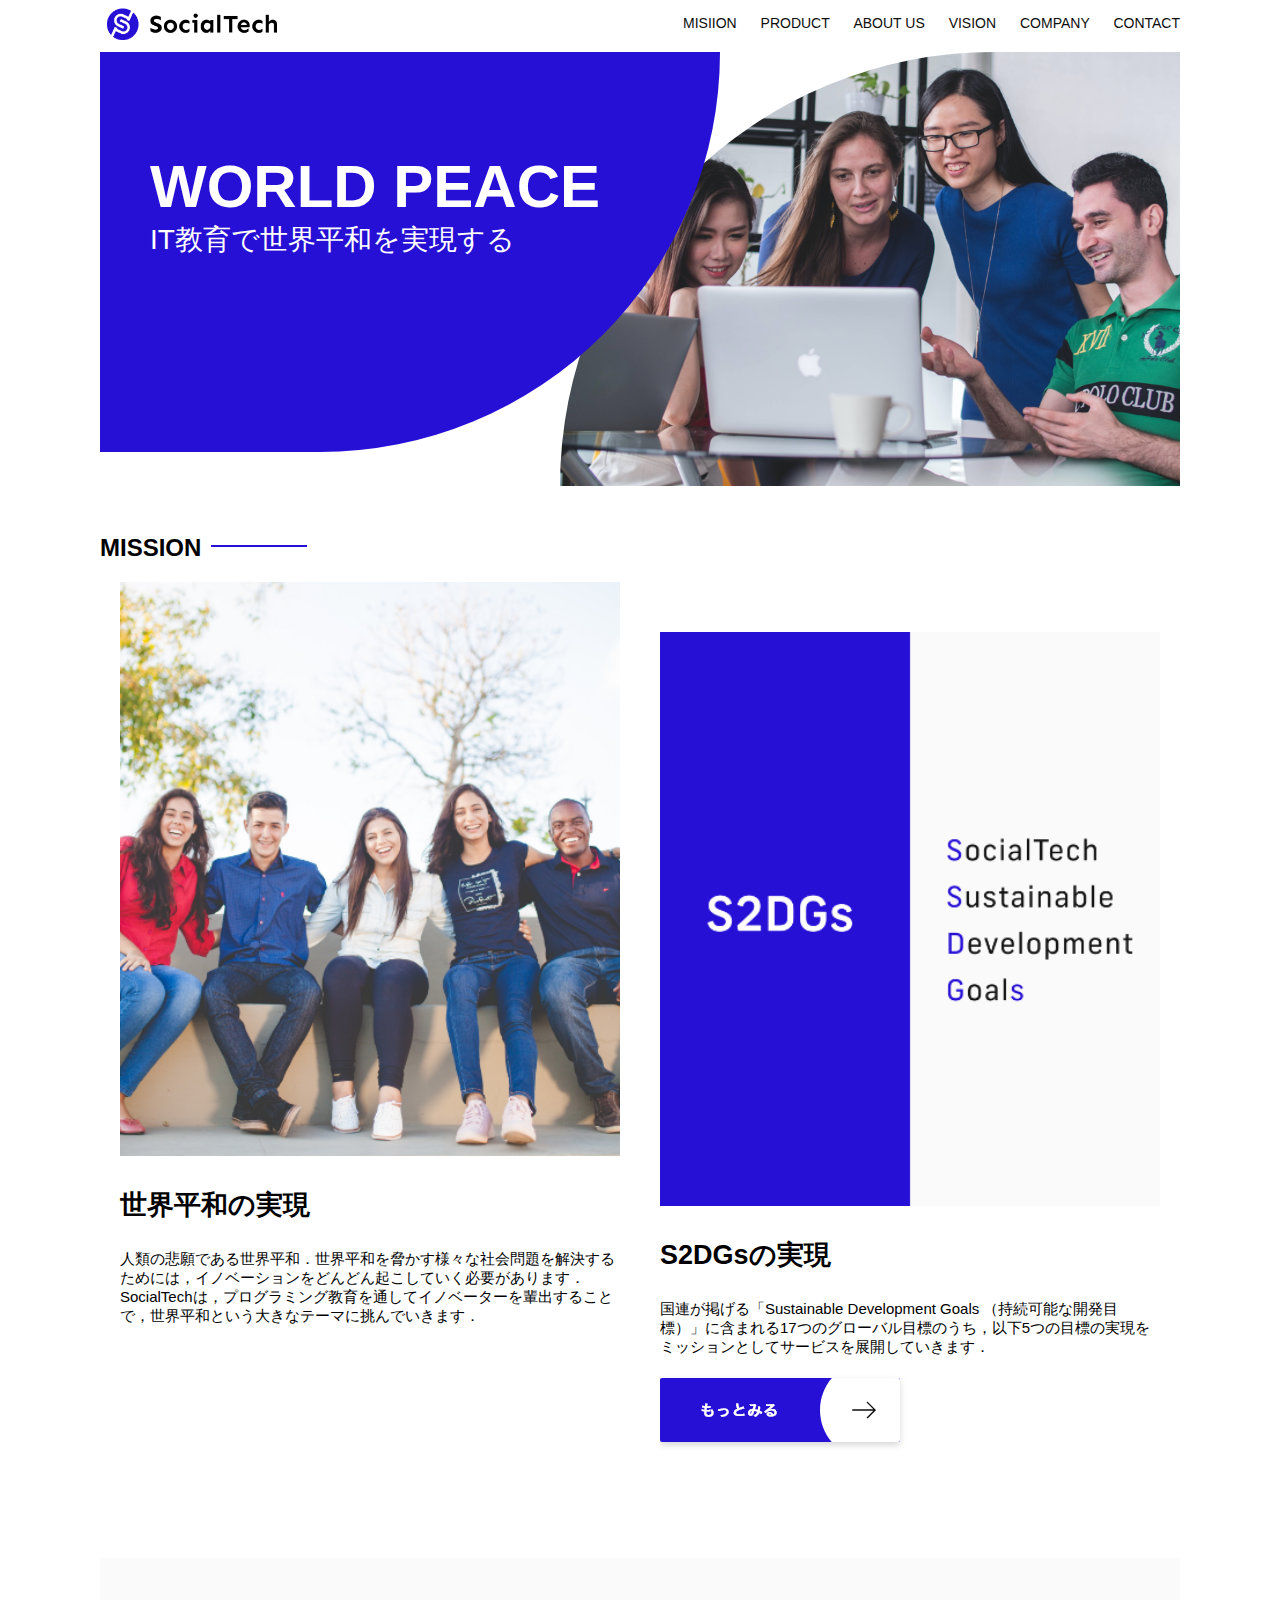
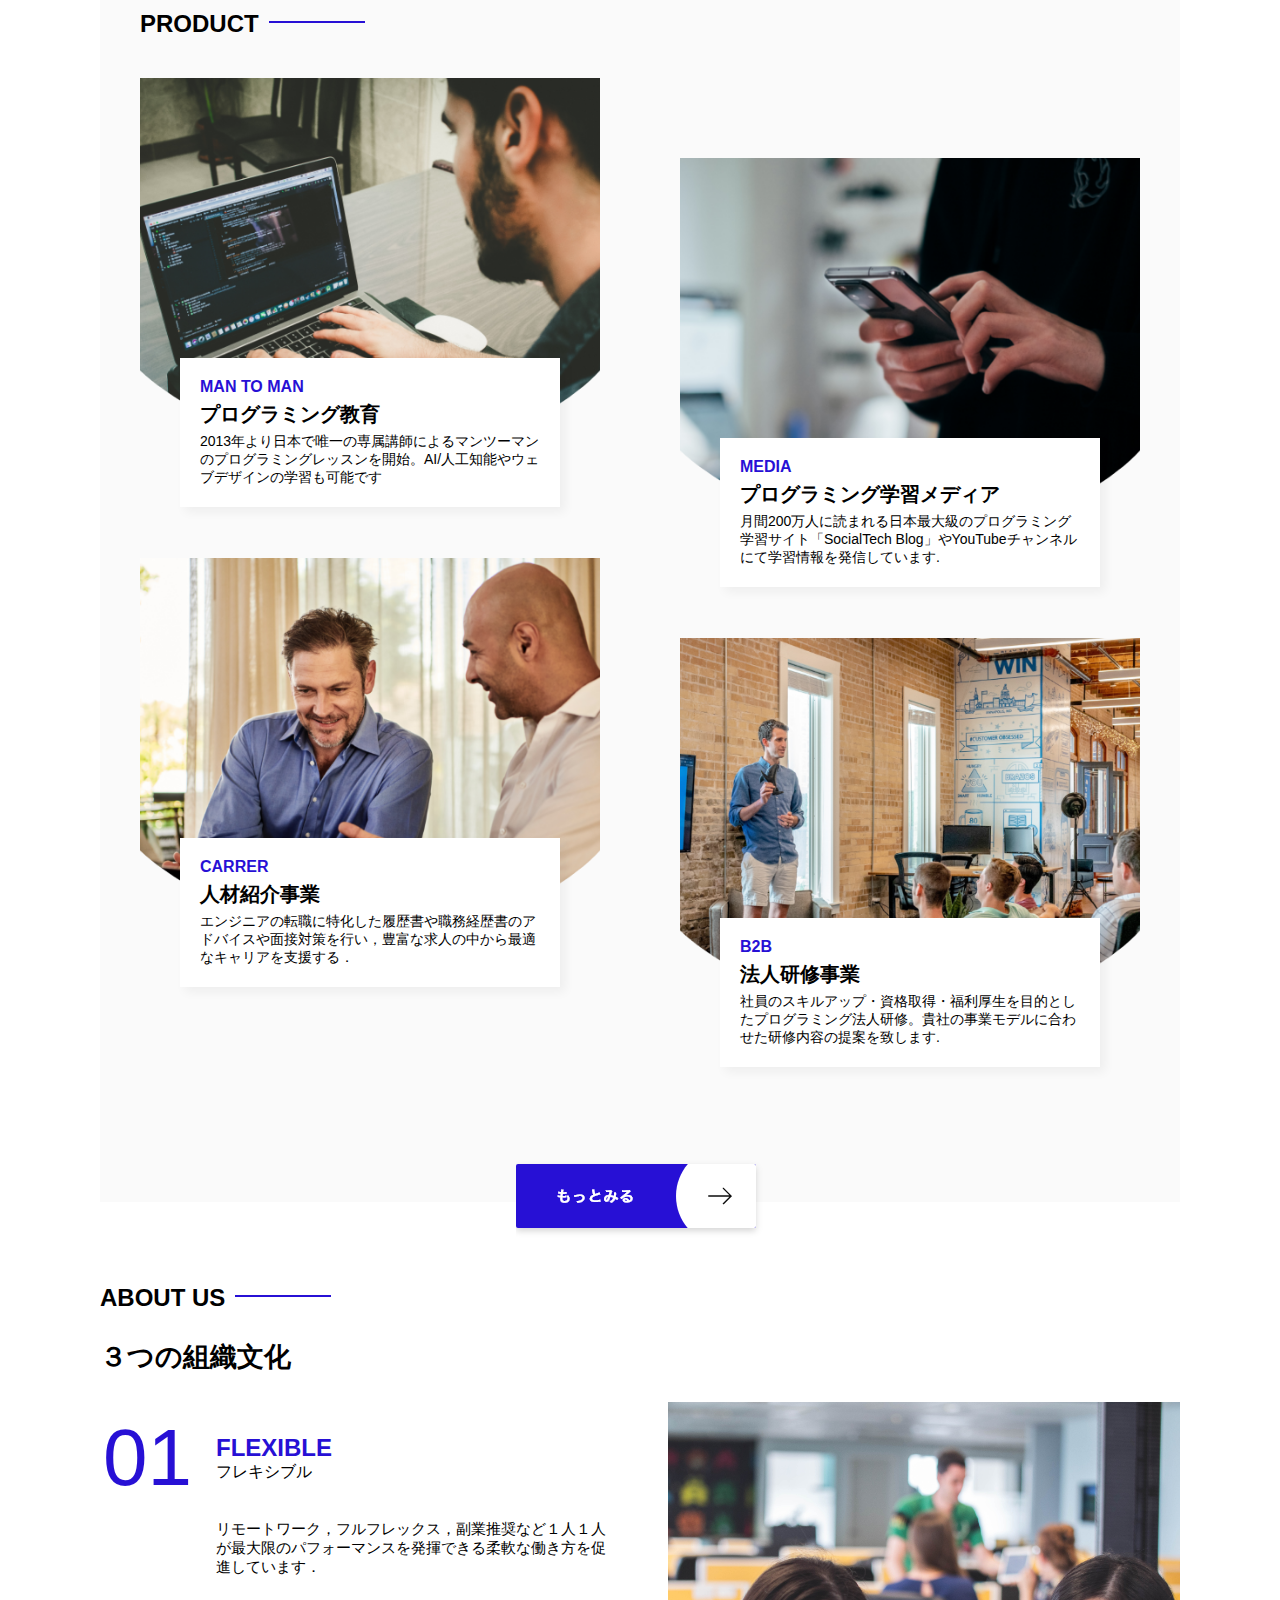
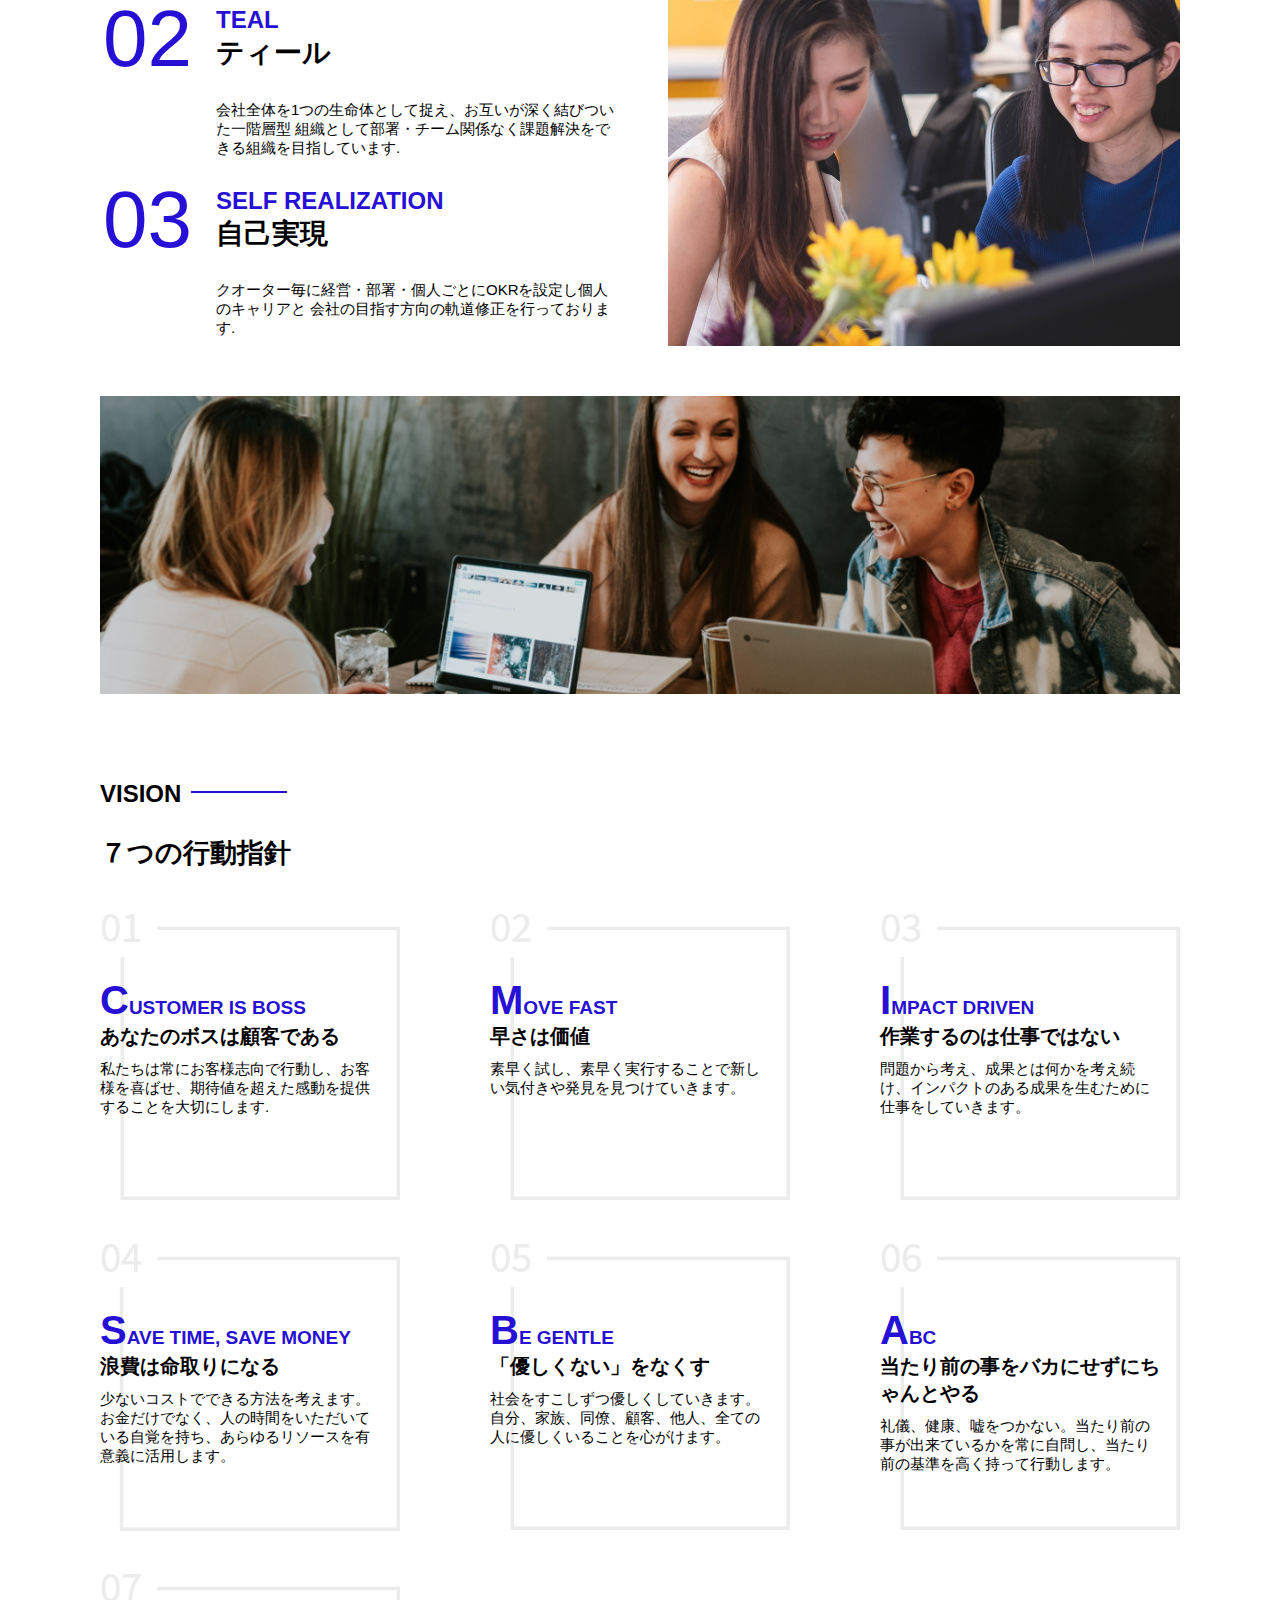
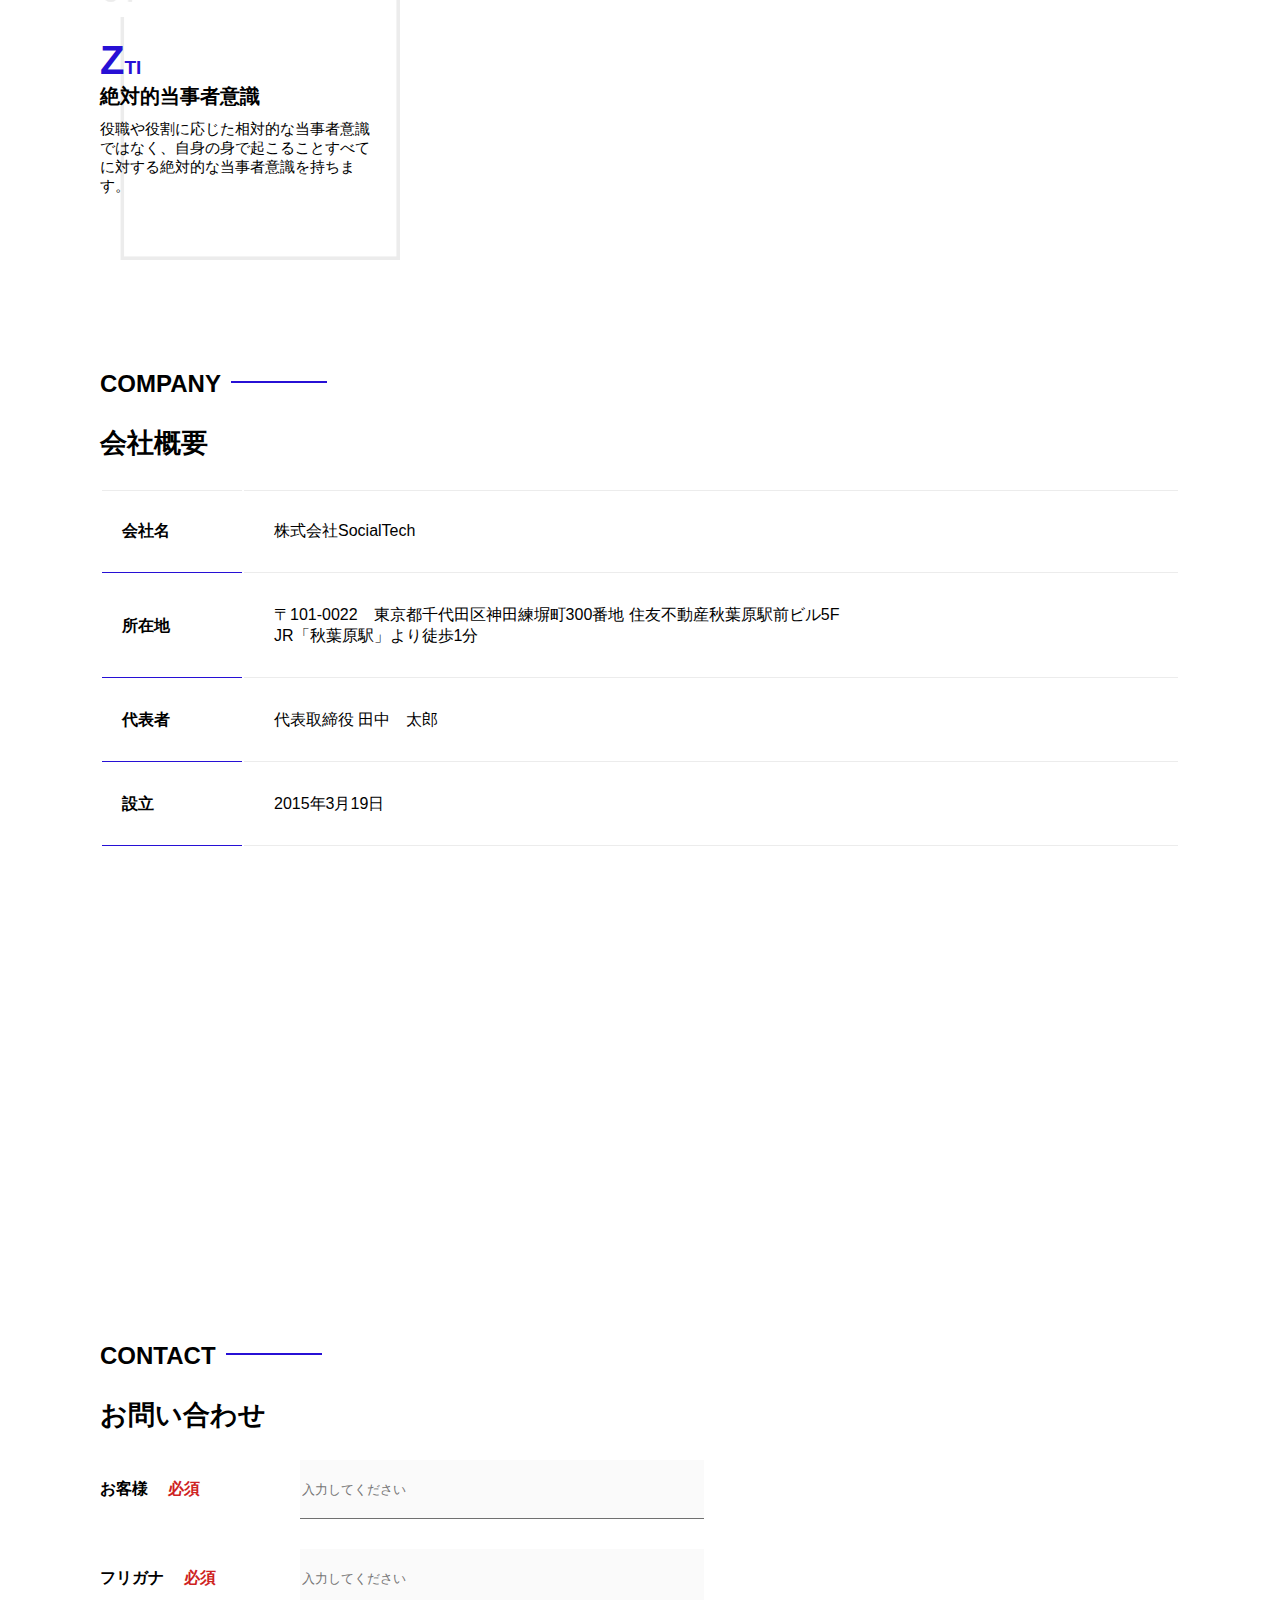
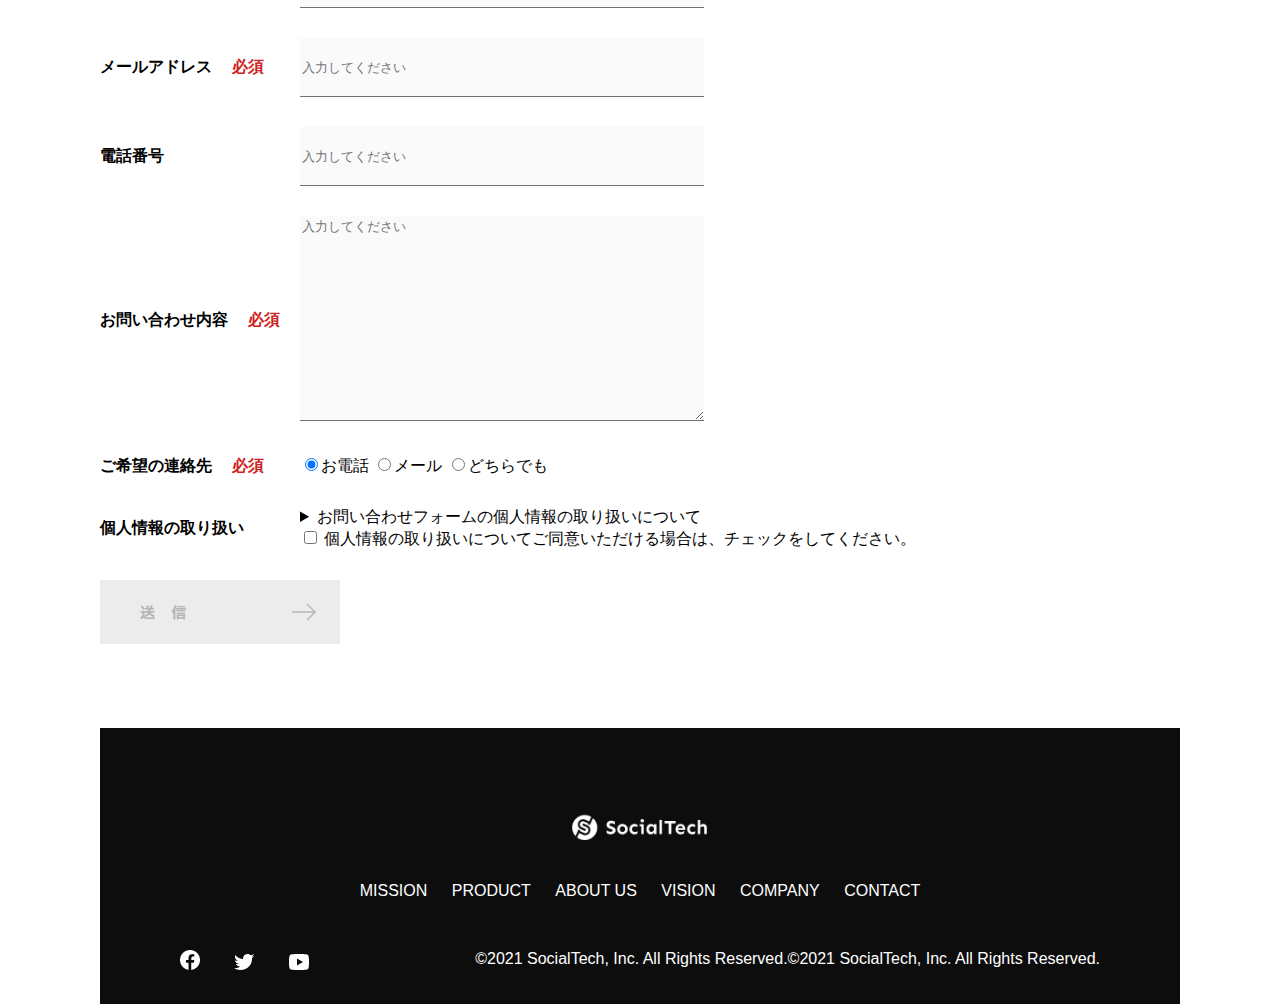
<file: socialtech/index.html>
<!DOCTYPE html>
<html>

<head>
    <title>SocialTech</title>
    <meta charset="UTF-8">
    <meta name="description" content="SocialTechはEdTech業界のリーディングカンパニーを目指します．">
    <meta name="viewport" content="width=device-width, initial-scale=1.0">
    <link rel="stylesheet" href="style.css">
</head>

<body>
    <header>
        <a href="index.html" id="logo"><img src="images/logo.png" alt="トップページに戻る"></a>

        <nav id="nav-pc">
            <a href="mission.html">MISIION</a>
            <a href="product.html">PRODUCT</a>
            <a href="index.html#aboutus">ABOUT US</a>
            <a href="index.html#vision">VISION</a>
            <a href="index.html#company">COMPANY</a>
            <a href="index.html#contact">CONTACT</a>
        </nav>

        <img id="menu-sp" src="images/button-menu.png" alt="ナビゲーションを開く"
            onclick="document.getElementById('nav-sp').style.display = 'block'">

        <nav id="nav-sp">
            <img id="close" src="images/button-close.png" alt="ナビげーションを閉じる"
                onclick="document.getElementById('nav-sp').style.display = 'none'">
            <a id="logo-sp" href="index.html" onclick="document.getElementById('nav-sp').style.display = 'none'"><img
                    src="images/logo-sp.png" alt="トップページに戻る"></a>
            <a class="menu" href="mission.html"
                onclick="document.getElementById('nav-sp').style.display = 'none'">MISSION</a>
            <a class="menu" href="product.html"
                onclick="document.getElementById('nav-sp').style.display = 'none'">PRODUCT</a>
            <a class="menu" href="index.html#aboutus"
                onclick="document.getElementById('nav-sp').style.display = 'none'">ABOUT
                US</a>
            <a class="menu" href="index.html#vision"
                onclick="document.getElementById('nav-sp').style.display = 'none'">VISION</a>
            <a class="menu" href="index.html#company"
                onclick="document.getElementById('nav-sp').style.display = 'none'">COMPANY</a>
            <a class="menu" href="index.html#contact"
                onclick="document.getElementById('nav-sp').style.display = 'none'">CONTACT</a>
            <div id="sns">
                <a href="https://www.facebook.com/sejuku2013"><img src="images/button-facebook.png"
                        alt="Facebookのリンク"></a>
                <a href="https://twitter.com/samuraijuku"><img src="images/button-twitter.png" alt="Twitterのリンク"></a>
                <a href="https://www.youtube.com/channel/UCCFOQO5aDK0xXam4cUQXT8g"><img src="images/button-youtube.png"
                        alt="YouTubeのリンク"></a>
            </div>
        </nav>
    </header>
    <main>
        <article>
            <section id="main-visual">
                <div id="main-message">
                    <h1>WORLD PEACE</h1>
                    <p>IT教育で世界平和を実現する</p>
                </div>
                <img src="images/index/index-main.png" alt="PCの周りに集まる多国籍の仲間たち">
            </section>

            <section id="mission">
                <h2 clas="index-h2">MISSION</h2>
                <div id="mission-flex">
                    <div>
                        <img id="mission-photo" src="images/index/index-mission.png" alt="屋外のベンチで写真を撮影する多国籍の仲間たち">
                        <h3>世界平和の実現</h3>
                        <p>
                            人類の悲願である世界平和．世界平和を脅かす様々な社会問題を解決するためには，イノベーションをどんどん起こしていく必要があります．
                            SocialTechは，プログラミング教育を通してイノベーターを輩出することで，世界平和という大きなテーマに挑んでいきます．
                        </p>
                    </div>
                    <div>
                        <img id="s2dgs" src="images/index/s2dgs.png" alt="S2DGs">
                        <h3>S2DGsの実現</h3>
                        <p>国連が掲げる「Sustainable Development Goals
                            （持続可能な開発目標）」に含まれる17つのグローバル目標のうち，以下5つの目標の実現をミッションとしてサービスを展開していきます．</p>
                        <a href="mission.html">
                            <img src="images/button-more.png" alt="もっとみる">
                        </a>
                    </div>
                </div>
            </section>

            <section id="product">
                <h2 class="index-h2">PRODUCT</h2>
                <div>
                    <div id="product-left">
                        <div>
                            <img class="product-photo" src="images/index/index-mantoman.png" alt="PCでコードを書く男性">
                            <div class="product-explain">
                                <span>MAN TO MAN</span>
                                <h3>プログラミング教育</h3>
                                <p>2013年より日本で唯一の専属講師によるマンツーマンのプログラミングレッスンを開始。AI/人工知能やウェブデザインの学習も可能です</p>
                            </div>
                        </div>
                        <div>
                            <img class="product-photo" src="images/index/index-career.png" alt="笑顔で話し合う2人の男性">
                            <div class="product-explain">
                                <span>CARRER</span>
                                <h3>人材紹介事業</h3>
                                <p>エンジニアの転職に特化した履歴書や職務経歴書のアドバイスや面接対策を行い，豊富な求人の中から最適なキャリアを支援する．</p>
                            </div>
                        </div>
                    </div>
                    <div id="product-right">
                        <div>
                            <img class="product-photo" src="images/index/index-media.png" alt="スマートフォンを操作する人">
                            <div class="product-explain">
                                <span>MEDIA</span>
                                <h3>プログラミング学習メディア</h3>
                                <p>月間200万人に読まれる日本最大級のプログラミング学習サイト「SocialTech Blog」やYouTubeチャンネルにて学習情報を発信しています.</p>
                            </div>
                        </div>
                        <div>
                            <img class="product-photo" src="images/index/index-b2b.png" alt="講演中の男性とそれを聴く人々">
                            <div class="product-explain">
                                <span>B2B</span>
                                <h3>法人研修事業</h3>
                                <p>社員のスキルアップ・資格取得・福利厚生を目的としたプログラミング法人研修。貴社の事業モデルに合わせた研修内容の提案を致します.</p>
                            </div>
                        </div>
                    </div>
                </div>
                <div>
                    <a id="product-more" href="product.html">
                        <img src="images/button-more.png" alt="もっとみる">
                    </a>
                </div>
            </section>

            <section id="aboutus">
                <h2 class="index-h2">ABOUT US</h2>
                <h3>３つの組織文化</h3>
                <div>
                    <table class="culture-table">
                        <tr>
                            <td>
                                <span class="culture-num">01</span>
                            </td>
                            <td>
                                <span class="culture-en">FLEXIBLE</span>
                                <span c;ass="culture-jp">フレキシブル</span>
                            </td>
                        </tr>
                        <tr>
                            <td>

                            </td>
                            <td>
                                <p class="culture-description">
                                    リモートワーク，フルフレックス，副業推奨など１人１人が最大限のパフォーマンスを発揮できる柔軟な働き方を促進しています．
                                </p>
                            </td>
                        </tr>
                        <tr>
                            <td>
                                <span class="culture-num">02</span>
                            </td>
                            <td>
                                <span class="culture-en">TEAL</span>
                                <span class="culture-jp">ティール</span>
                            </td>
                        </tr>
                        <tr>
                            <td>

                            </td>
                            <td>
                                <p class="culture-description">
                                    会社全体を1つの生命体として捉え、お互いが深く結びついた一階層型
                                    組織として部署・チーム関係なく課題解決をできる組織を目指しています.
                                </p>
                            </td>
                        </tr>
                        <tr>
                            <td>
                                <span class="culture-num">03</span>
                            </td>
                            <td>
                                <span class="culture-en">SELF REALIZATION</span>
                                <span class="culture-jp">自己実現</span>
                            </td>
                        </tr>
                        <tr>
                            <td>

                            </td>
                            <td>
                                <p class="culture-description">
                                    クオーター毎に経営・部署・個人ごとにOKRを設定し個人のキャリアと
                                    会社の目指す方向の軌道修正を行っております.
                                </p>
                            </td>
                        </tr>
                    </table>
                    <img class="culture-img" src="images/index/index-aboutus1.png" alt="笑顔で話し合う2人の女性">
                </div>
                <img class="culture-img2" src="images/index/index-aboutus2.png" alt="笑顔で話し合う3人の男女">
            </section>

            <section id="vision">
                <h2 class="index-h2">VISION</h2>
                <h3>７つの行動指針</h3>
                <div>
                    <div class="vision-box">
                        <img src="images/index/vision-01.png" alt="01">
                        <span>
                            <h4>CUSTOMER IS BOSS</h4>
                            <h5>あなたのボスは顧客である</h5>
                            <p>私たちは常にお客様志向で行動し、お客様を喜ばせ、期待値を超えた感動を提供することを大切にします.</p>
                        </span>
                    </div>
                    <div class="vision-box">
                        <img src="images/index/vision-02.png" alt="02">
                        <span>
                            <h4>MOVE FAST</h4>
                            <h5>早さは価値</h5>
                            <p>素早く試し、素早く実行することで新しい気付きや発見を見つけていきます。</p>
                        </span>
                    </div>
                    <div class="vision-box">
                        <img src="images/index/vision-03.png" alt="03">
                        <span>
                            <h4>IMPACT DRIVEN</h4>
                            <h5>作業するのは仕事ではない</h5>
                            <p>問題から考え、成果とは何かを考え続け、インパクトのある成果を生むために仕事をしていきます。</p>
                        </span>
                    </div>
                    <div class="vision-box">
                        <img src="images/index/vision-04.png" alt="04">
                        <span>
                            <h4>SAVE TIME, SAVE MONEY</h4>
                            <h5>浪費は命取りになる</h5>
                            <p>少ないコストでできる方法を考えます。お金だけでなく、人の時間をいただいている自覚を持ち、あらゆるリソースを有意義に活用します。</p>
                        </span>
                    </div>
                    <div class="vision-box">
                        <img src="images/index/vision-05.png" alt="05">
                        <span>
                            <h4>BE GENTLE</h4>
                            <h5>「優しくない」をなくす</h5>
                            <p>社会をすこしずつ優しくしていきます。自分、家族、同僚、顧客、他人、全ての人に優しくいることを心がけます。</p>
                        </span>
                    </div>
                    <div class="vision-box">
                        <img src="images/index/vision-06.png" alt="06">
                        <span>
                            <h4>ABC</h4>
                            <h5>当たり前の事をバカにせずにちゃんとやる</h5>
                            <p>礼儀、健康、嘘をつかない。当たり前の事が出来ているかを常に自問し、当たり前の基準を高く持って行動します。</p>
                        </span>
                    </div>
                    <div class="vision-box">
                        <img src="images/index/vision-07.png" alt="07">
                        <span>
                            <h4>ZTI</h4>
                            <h5>絶対的当事者意識</h5>
                            <p>役職や役割に応じた相対的な当事者意識ではなく、自身の身で起こることすべてに対する絶対的な当事者意識を持ちます。</p>
                        </span>
                    </div>
                </div>
            </section>

            <section id="company">
                <h2 class="index-h2">COMPANY</h2>
                <h3>会社概要</h3>
                <table id="company-table">
                    <tr>
                        <th class="tableheader-first">会社名</th>
                        <td class="cell-first">株式会社SocialTech</td>
                    </tr>
                    <tr>
                        <th class="tableheader">所在地</th>
                        <td class="cell">〒101‐0022　東京都千代田区神田練塀町300番地 住友不動産秋葉原駅前ビル5F<br>JR「秋葉原駅」より徒歩1分</td>
                    </tr>
                    <tr>
                        <th class="tableheader">代表者</th>
                        <td class="cell">代表取締役 田中　太郎</td>
                    </tr>
                    <tr>
                        <th class="tableheader">設立</th>
                        <td class="cell">2015年3月19日</td>
                    </tr>
                </table>
                <iframe
                    src="https://www.google.com/maps/embed?pb=!1m18!1m12!1m3!1d3240.0688540195165!2d139.7746526!3d35.6999232!2m3!1f0!2f0!3f0!3m2!1i1024!2i768!4f13.1!3m3!1m2!1s0x60188fee13660e23%3A0x77137876edf742ac!2z5L2P5Y-L5LiN5YuV55Sj56eL6JGJ5Y6f6aeF5YmN44OT44Or!5e0!3m2!1sja!2sjp!4v1725155360262!5m2!1sja!2sjp"
                    width="600" height="450" style="border:0;" allowfullscreen="" loading="lazy"
                    referrerpolicy="no-referrer-when-downgrade"></iframe>
            </section>

            <section id="contact">
                <h2 class="index-h2">CONTACT</h2>
                <h3>お問い合わせ</h3>
                <form>
                    <div>
                        <div class="contact-heading">
                            <label class="contact-label">お客様<span class="contact-span">必須</span></label>
                        </div>
                        <div>
                            <input type="text" name="name" placeholder="入力してください" class="contact-textbox">
                        </div>
                    </div>
                    <div>
                        <div class="contact-heading">
                            <label class="contact-label">フリガナ<span class="contact-span">必須</span></label>
                        </div>

                        <div>
                            <input type="text" name="hurigana" placeholder="入力してください" class="contact-textbox">
                        </div>
                    </div>
                    <div>
                        <div class="contact-heading">
                            <label class="contact-label">メールアドレス<span class="contact-span">必須</span></label>
                        </div>
                        <div>
                            <input type="text" name="email" placeholder="入力してください" class="contact-textbox">
                        </div>
                    </div>
                    <div>
                        <div class="contact-heading">
                            <label class="contact-label">電話番号</label>
                        </div>
                        <div>
                            <input type="text" name="tel" placeholder="入力してください" class="contact-textbox">
                        </div>
                    </div>
                    <div>
                        <div class="contact-heading">
                            <label class="contact-label">お問い合わせ内容<span class="contact-span">必須</span></label>
                        </div>
                        <div>
                            <textarea class="contact-textarea" placeholder="入力してください" name="message"></textarea>
                        </div>
                    </div>
                    <div>
                        <div class="contact-heading">
                            <label class="contact-label">ご希望の連絡先<span class="contact-span">必須</span></label>
                        </div>
                        <div>
                            <input class="radiobutton" type="radio" value="tel" name="contact"
                                checked><label>お電話</label>
                            <input class="radiobutton" type="radio" value="mail" name="contact"><label>メール</label>
                            <input class="radiobutton" type="radio" value="both" name="contact"><label>どちらでも</label>
                        </div>
                    </div>
                    <div>
                        <div class="contact-heading">
                            <label class="contact-label">個人情報の取り扱い</label>
                        </div>
                        <div>
                            <details>
                                <summary>お問い合わせフォームの個人情報の取り扱いについて</summary>
                                <div>
                                    <span>１．組織の名称又は氏名</span><br>
                                    株式会社SocialTech<br><br>
                                    <span>２．個人情報保護管理者（若しくはその代理人）の氏名又は職名、所属及び連絡先
                                        鈴木 一郎 コーポレート部</span><br>
                                    メールアドレス：samurai@example.com<br>
                                    TEL：03-1234-5678<br>
                                    <span>３．個人情報の利用目的</span><br>
                                    ・本サービス及び本サービスに関連する情報の提供又はそれらに関する連絡のため<br>
                                    ・ユーザーの本人確認のため<br>
                                    ・当社サービスのご案内のため<br>
                                    ・当社の商品等の広告または宣伝（電子メールによるものを含むものとします。）<br><br>
                                    <span>４．個人情報の取り扱い業務の委託</span><br>
                                    個人情報の取扱業務の全部または一部を外部に業務委託する場合があります。<br>
                                    その際、弊社は、個人情報を適切に保護できる管理体制を敷き実行していることを条件として<br>
                                    委託先を厳選したうえで、機密保持契約を委託先と締結し、お客様の個人情報を厳密に管理させます。<br><br>
                                    <span>５．個人情報の開示等の請求</span><br>
                                    お客様は、弊社に対してご自身の個人情報の開示等（利用目的の通知、開示、内容の訂正・追加・削除、利用の停止または消去、第三者への提供の停止）に関して、当社問合わせ窓口に申し出ることができます。<br>
                                    その際、弊社はお客様ご本人を確認させていただいたうえで、合理的な期間内に対応いたします。<br><br>
                                    なお、個人情報に関する弊社問合わせ先は、次の通りです。<br><br>
                                    株式会社SocialTech　個人情報問合せ窓口<br>
                                    〒101-0022 東京都千代田区神田練塀町300番地 住友不動産秋葉原駅前ビル5F<br>
                                    メールアドレス：samurai@example.com　TEL：03-1234-5678<br><br>
                                    <span>６．個人情報を提供されることの任意性について</span><br><br>
                                    お客様がご自身の個人情報を弊社に提供されるか否かは、お客様のご判断によりますが、もしご提供されない場合には、適切なサービスが提供できない場合がありますので予めご了承ください。
                                </div>
                            </details>
                            <input type="checkbox" name="agree">
                            <span>個人情報の取り扱いについてご同意いただける場合は、チェックをしてください。</span>
                        </div>
                    </div>
                    <input type="image" src="images/button-submit.png" alt="送信する">
                </form>
            </section>
        </article>
        <footer>
            <div id="footer-logo">
                <img src="images/logo-sp.png" alt="SocialTech">
            </div>
            <div id="footer-link">
                <a href="mission.html">MISSION</a>
                <a href="product.html">PRODUCT</a>
                <a href="index.html#aboutus">ABOUT US</a>
                <a href="index.html#vision">VISION</a>
                <a href="index.html#company">COMPANY</a>
                <a href="index.html#contact">CONTACT</a>
            </div>
            <div id="sns-footer">
                <a href="https://www.facebook.com/sejuku2013"><img src="images/button-facebook.png"
                        alt="Facebookのリンク"></a>
                <a href="https://twitter.com/samuraijuku"><img src="images/button-twitter.png" alt="Twitterのリンク"></a>
                <a href="https://www.youtube.com/channel/UCCFOQO5aDK0xXam4cUQXT8g"><img src="images/button-youtube.png"
                        alt="YouTubeのリンク"></a>
                <span id="copyright">&copy;2021 SocialTech, Inc. All Rights Reserved. </span>
                <span id="copyright">&copy;2021 SocialTech, Inc. All Rights Reserved. </span>
            </div>
            </div>
        </footer>
    </main>
</body>

</html>
</file>
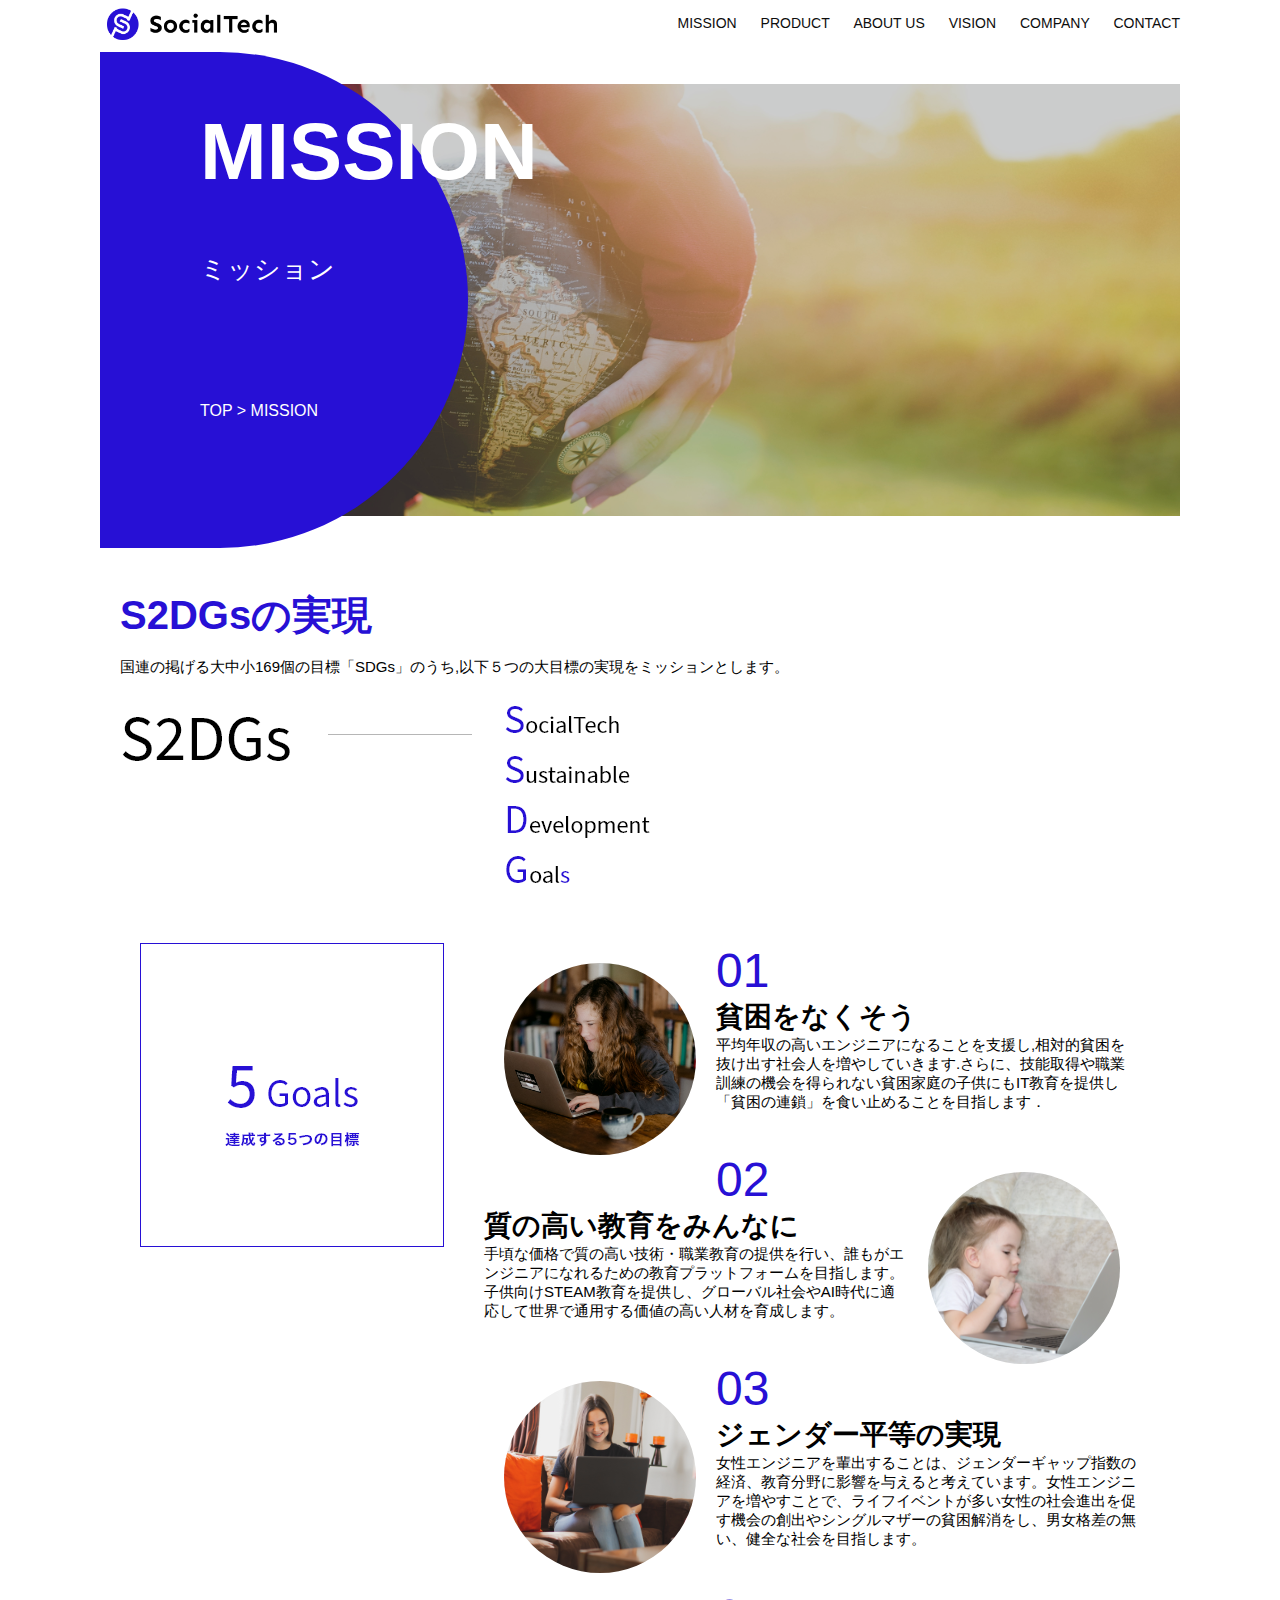
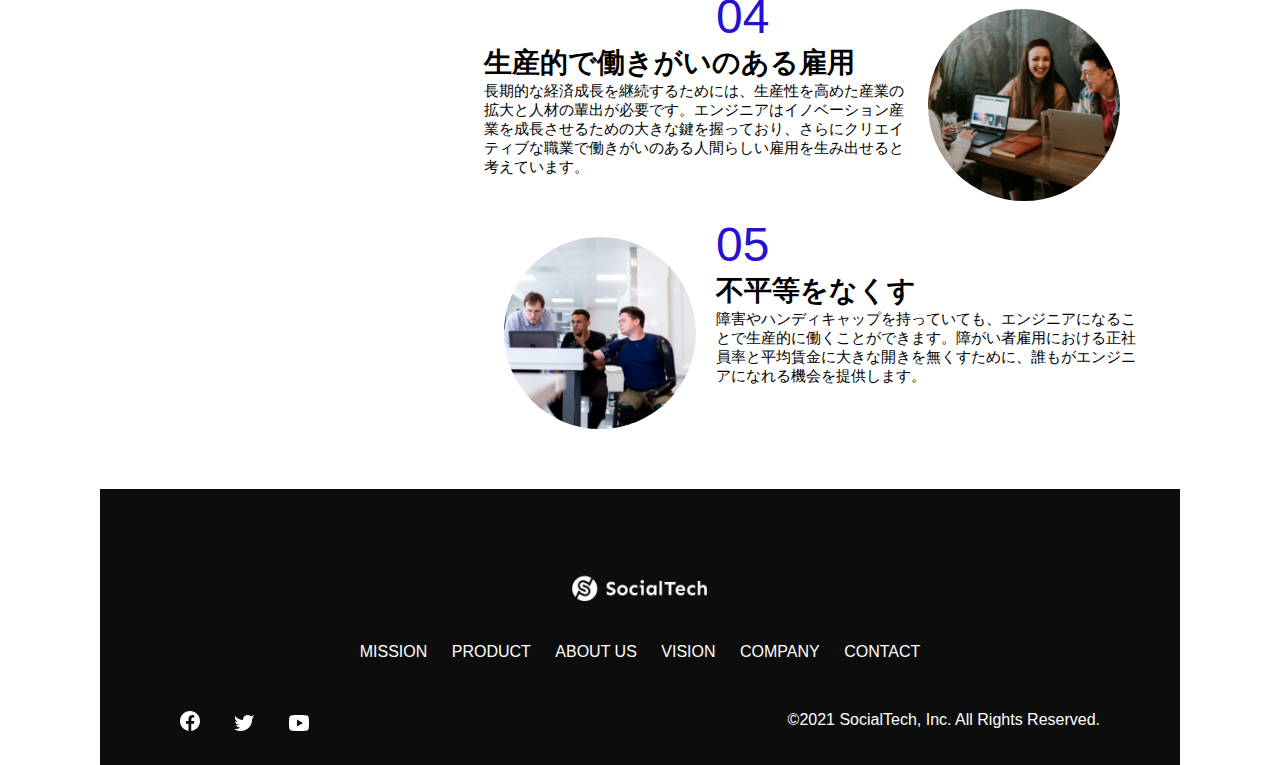
<file: socialtech/mission.html>
<!DOCTYPE html>
<html>

<head>
    <title>SocialTech - MISSION ミッション -</title>
    <meta charset="UTF-8">
    <meta name="description" content="SocialTechが目指す5つの目標（S2DGs）を紹介します">
    <meta name="viewport" content="width=device-width, initial-scale=1.0">
    <link rel="stylesheet" href="style.css">
</head>

<body>

    <header>
        <a href="index.html" id="logo"><img src="images/logo.png" alt="トップページに戻る"></a>

        <!-- PC用ナビゲーション -->
        <nav id="nav-pc">
            <a href="mission.html">MISSION</a>
            <a href="product.html">PRODUCT</a>
            <a href="index.html#aboutus">ABOUT US</a>
            <a href="index.html#vision">VISION</a>
            <a href="index.html#company">COMPANY</a>
            <a href="index.html#contact">CONTACT</a>
        </nav>

        <!-- スマホ用メニューボタン -->
        <img id="menu-sp" src="images/button-menu.png" alt="ナビゲーションを開く"
            onclick="document.getElementById('nav-sp').style.display = 'block'">

        <!-- スマホ用ナビゲーション -->
        <nav id="nav-sp">
            <img id="close" src="images/button-close.png" alt="ナビゲーションを閉じる"
                onclick="document.getElementById('nav-sp').style.display = 'none'">
            <a id="logo-sp" href="index.html" onclick="document.getElementById('nav-sp').style.display = 'none'"><img
                    src="images/logo-sp.png" alt="トップページに戻る"></a>
            <a class="menu" href="mission.html"
                onclick="document.getElementById('nav-sp').style.display = 'none'">MISSION</a>
            <a class="menu" href="product.html"
                onclick="document.getElementById('nav-sp').style.display = 'none'">PRODUCT</a>
            <a class="menu" href="index.html#aboutus"
                onclick="document.getElementById('nav-sp').style.display = 'none'">ABOUT
                US</a>
            <a class="menu" href="index.html#vision"
                onclick="document.getElementById('nav-sp').style.display = 'none'">VISION</a>
            <a class="menu" href="index.html#company"
                onclick="document.getElementById('nav-sp').style.display = 'none'">COMPANY</a>
            <a class="menu" href="index.html#contact"
                onclick="document.getElementById('nav-sp').style.display = 'none'">CONTACT</a>
            <div id="sns">
                <a href="https://www.facebook.com/sejuku2013"><img src="images/button-facebook.png"
                        alt="Facebookのリンク"></a>
                <a href="https://twitter.com/samuraijuku"><img src="images/button-twitter.png" alt="Twitterのリンク"></a>
                <a href="https://www.youtube.com/channel/UCCFOQO5aDK0xXam4cUQXT8g"><img src="images/button-youtube.png"
                        alt="YouTubeのリンク"></a>
            </div>
        </nav>
    </header>

    <main>
        <article>
            <section id="mission-main">
                <div id="mission-title">
                    <h1>MISSION</h1>
                    <span>ミッション</span>
                    <div>TOP > MISSION</div>
                </div>
            </section>

            <section id="mission-s2dgs">
                <h2 class="mission-h2">S2DGsの実現</h2>
                <p>国連の掲げる大中小169個の目標「SDGs」のうち,以下５つの大目標の実現をミッションとします。</p>
                <img src="images/mission/mission-s2dgs.png" alt="S2DGs">
            </section>

            <section id="mission-5goals">
                <div>
                    <img id="s2dgs-image" src="images/mission/mission-5goals.png" alt="5goals">
                </div>
                <div>
                    <div>
                        <img class="fivegoals-image-left" src="images/mission/mission-5goals01.png" alt="PCを操作する女の子">
                        <span class="fivegoals-number">01</span>
                        <h3 class="fivegoals-h3">貧困をなくそう</h3>
                        <p class="fivegoals-p">
                            平均年収の高いエンジニアになることを支援し,相対的貧困を抜け出す社会人を増やしていきます.さらに、技能取得や職業訓練の機会を得られない貧困家庭の子供にもIT教育を提供し「貧困の連鎖」を食い止めることを目指します．
                        </p>
                    </div>
                    <div>
                        <img class="fivegoals-image-right" src="images/mission/mission-5goals02.png"
                            alt="PCを見つめる小さい女の子">
                        <span class="fivegoals-number">02</span>
                        <h3 class="fivegoals-h3">質の高い教育をみんなに</h3>
                        <p class="fivegoals-p">
                            手頃な価格で質の高い技術・職業教育の提供を行い、誰もがエンジニアになれるための教育プラットフォームを目指します。子供向けSTEAM教育を提供し、グローバル社会やAI時代に適応して世界で通用する価値の高い人材を育成します。
                        </p>
                    </div>

                    <div>
                        <img class="fivegoals-image-left" src="images/mission/mission-5goals03.png" alt="PCを操作する女性">
                        <span class="fivegoals-number">03</span>
                        <h3 class="fivegoals-h3">ジェンダー平等の実現</h3>
                        <p class="fivegoals-p">
                            女性エンジニアを輩出することは、ジェンダーギャップ指数の経済、教育分野に影響を与えると考えています。女性エンジニアを増やすことで、ライフイベントが多い女性の社会進出を促す機会の創出やシングルマザーの貧困解消をし、男女格差の無い、健全な社会を目指します。
                        </p>
                    </div>

                    <div>
                        <img class="fivegoals-image-right" src="images/mission/mission-5goals04.png" alt="笑顔で話し合う3人の男女">
                        <span class="fivegoals-number">04</span>
                        <h3 class="fivegoals-h3">生産的で働きがいのある雇用</h3>
                        <p class="fivegoals-p">
                            長期的な経済成長を継続するためには、生産性を高めた産業の拡大と人材の輩出が必要です。エンジニアはイノベーション産業を成長させるための大きな鍵を握っており、さらにクリエイティブな職業で働きがいのある人間らしい雇用を生み出せると考えています。
                        </p>
                    </div>

                    <div>
                        <img class="fivegoals-image-left" src="images/mission/mission-5goals05.png"
                            alt="障害を持つ男性が生き生きと働く様子">
                        <span class="fivegoals-number">05</span>
                        <h3 class="fivegoals-h3">不平等をなくす</h3>
                        <p class="fivegoals-p">
                            障害やハンディキャップを持っていても、エンジニアになることで生産的に働くことができます。障がい者雇用における正社員率と平均賃金に大きな開きを無くすために、誰もがエンジニアになれる機会を提供します。
                        </p>
                    </div>
                </div>
            </section>
        </article>
        <footer>
            <div id="footer-logo">
                <img src="images/logo-sp.png" alt="SocialTech">
            </div>
            <div id="footer-link">
                <a href="mission.html">MISSION</a>
                <a href="product.html">PRODUCT</a>
                <a href="index.html#aboutus">ABOUT US</a>
                <a href="index.html#vision">VISION</a>
                <a href="index.html#company">COMPANY</a>
                <a href="index.html#contact">CONTACT</a>
            </div>
            <div id="sns-footer">
                <a href="https://www.facebook.com/sejuku2013"><img src="images/button-facebook.png"
                        alt="Facebookのリンク"></a>
                <a href="https://twitter.com/samuraijuku"><img src="images/button-twitter.png" alt="Twitterのリンク"></a>
                <a href="https://www.youtube.com/channel/UCCFOQO5aDK0xXam4cUQXT8g"><img src="images/button-youtube.png"
                        alt="YouTubeのリンク"></a>
                <span id="copyright">&copy;2021 SocialTech, Inc. All Rights Reserved. </span>
            </div>
        </footer>
    </main>

</body>

</html>
</file>
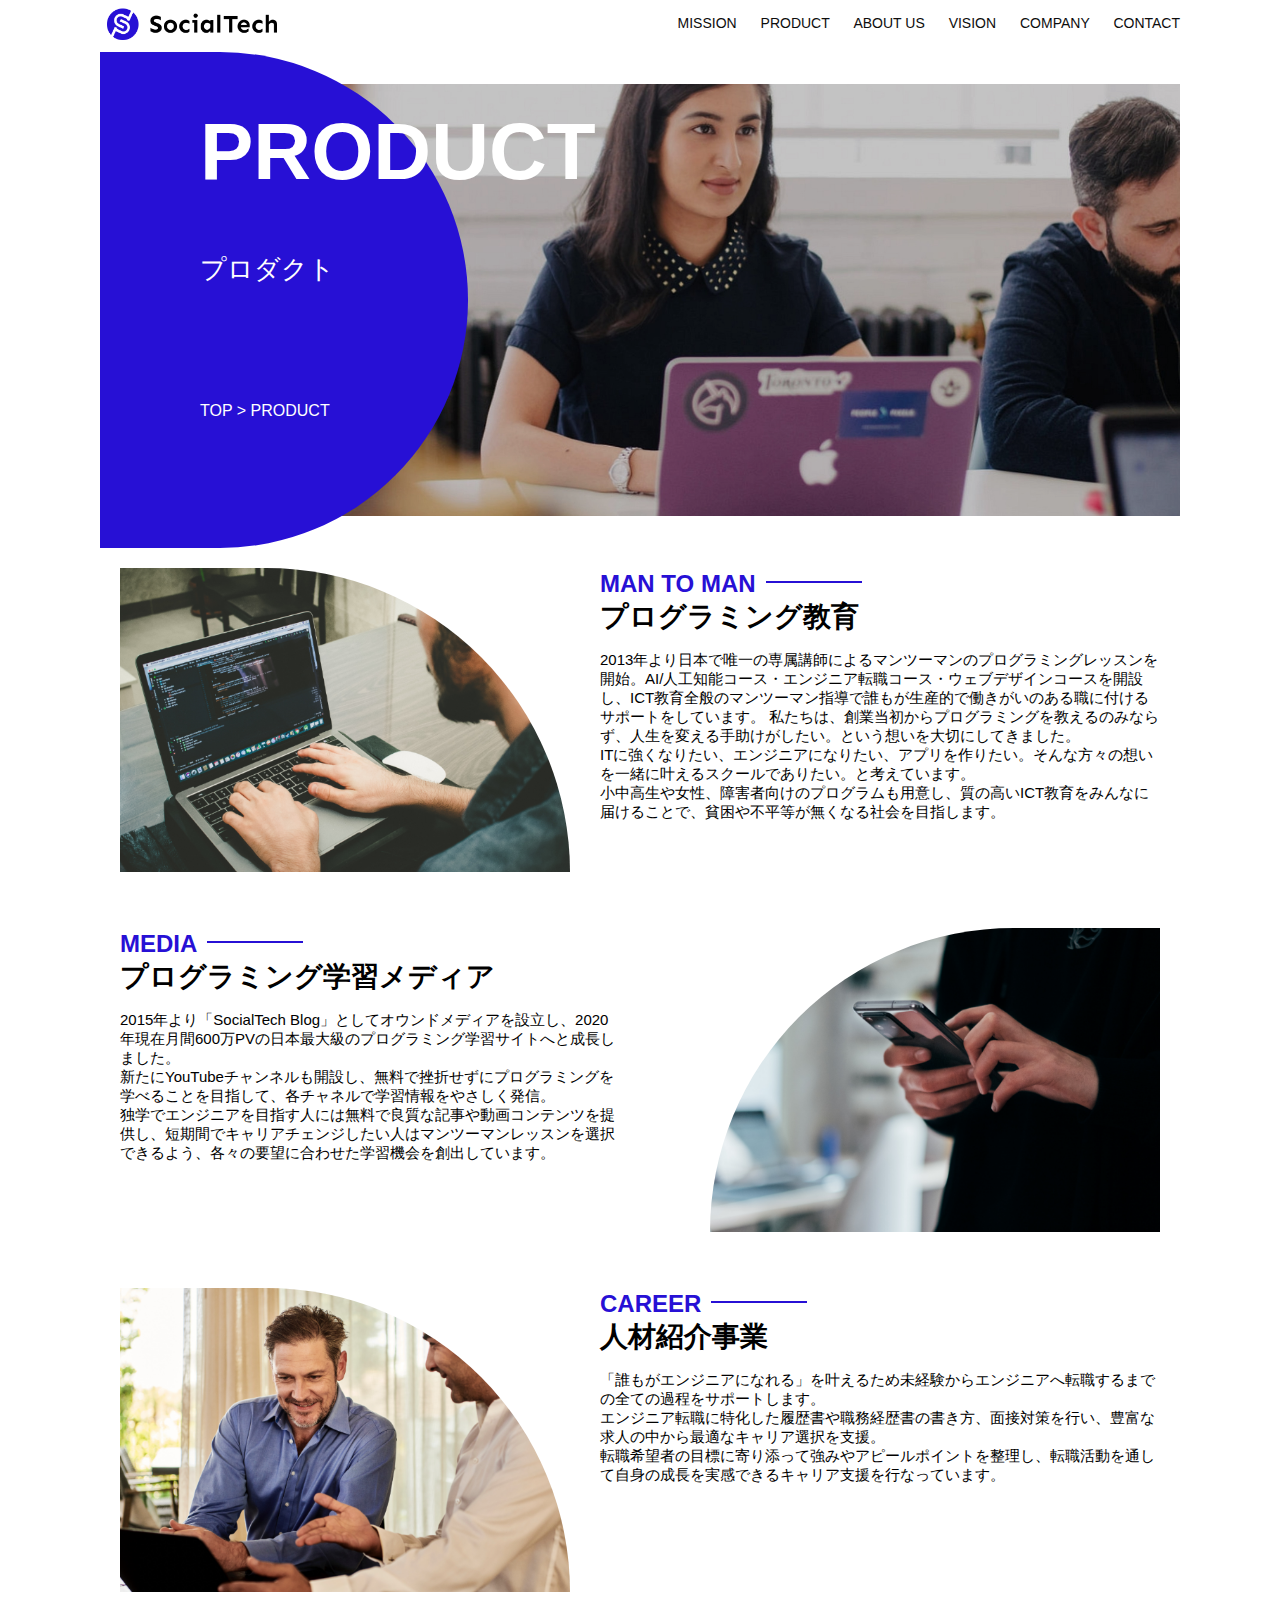
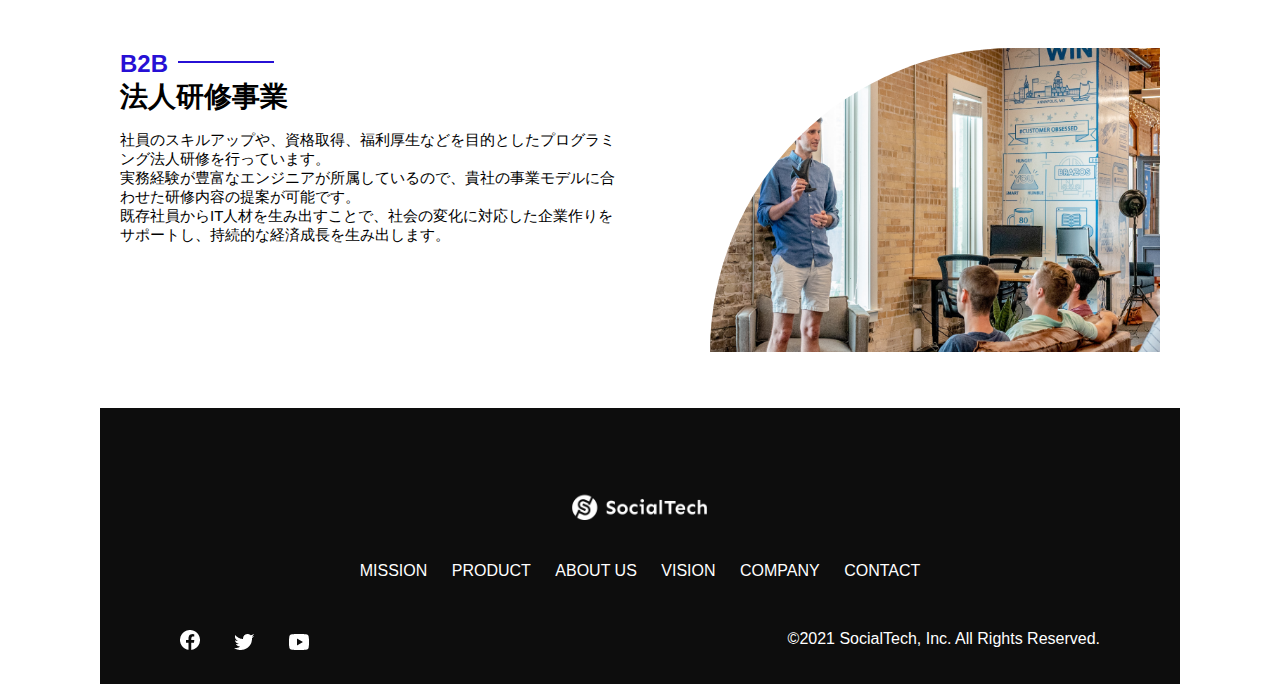
<file: socialtech/product.html>
<!DOCTYPE html>
<html>

<head>
    <title>SocialTech -PRODUCT プロダクト-</title>
    <meta charset="UTF-8">
    <meta name="description" content="SocialTechの4つのプロダクトを紹介します">
    <meta name="viewport" content="width=device-width, initial-scale=1.0">
    <link rel="stylesheet" href="style.css">
</head>

<body>
    <!-- ヘッダー -->
    <header>
        <!-- ロゴ -->
        <a href="index.html" id="logo"><img src="images/logo.png" alt="トップページに戻る"></a>

        <!-- PC用ナビゲーション -->
        <nav id="nav-pc">
            <a href="mission.html">MISSION</a>
            <a href="product.html">PRODUCT</a>
            <a href="index.html#aboutus">ABOUT US</a>
            <a href="index.html#vision">VISION</a>
            <a href="index.html#company">COMPANY</a>
            <a href="index.html#contact">CONTACT</a>
        </nav>

        <!-- スマホ用メニューボタン -->
        <img id="menu-sp" src="images/button-menu.png" alt="ナビゲーションを開く"
            onclick="document.getElementById('nav-sp').style.display = 'block'">

        <!-- スマホ用ナビゲーション -->
        <nav id="nav-sp">
            <img id="close" src="images/button-close.png" alt="ナビゲーションを閉じる"
                onclick="document.getElementById('nav-sp').style.display = 'none'">
            <a id="logo-sp" href="index.html" onclick="document.getElementById('nav-sp').style.display = 'none'"><img
                    src="images/logo-sp.png" alt="トップページに戻る"></a>
            <a class="menu" href="mission.html"
                onclick="document.getElementById('nav-sp').style.display = 'none'">MISSION</a>
            <a class="menu" href="product.html"
                onclick="document.getElementById('nav-sp').style.display = 'none'">PRODUCT</a>
            <a class="menu" href="index.html#aboutus"
                onclick="document.getElementById('nav-sp').style.display = 'none'">ABOUT
                US</a>
            <a class="menu" href="index.html#vision"
                onclick="document.getElementById('nav-sp').style.display = 'none'">VISION</a>
            <a class="menu" href="index.html#company"
                onclick="document.getElementById('nav-sp').style.display = 'none'">COMPANY</a>
            <a class="menu" href="index.html#contact"
                onclick="document.getElementById('nav-sp').style.display = 'none'">CONTACT</a>
            <div id="sns">
                <a href="https://www.facebook.com/sejuku2013"><img src="images/button-facebook.png"
                        alt="Facebookのリンク"></a>
                <a href="https://twitter.com/samuraijuku"><img src="images/button-twitter.png" alt="Twitterのリンク"></a>
                <a href="https://www.youtube.com/channel/UCCFOQO5aDK0xXam4cUQXT8g"><img src="images/button-youtube.png"
                        alt="YouTubeのリンク"></a>
            </div>
        </nav>
    </header>
    <main>
        <article>
            <section id="product-main">
                <div id="product-title">
                    <h1>PRODUCT</h1>
                    <span>プロダクト</span>
                    <div>TOP > PRODUCT</div>
                </div>
            </section>

            <section class="product-section1">
                <img src="images/product/product-mantoman.png" alt="PCでコードを書く男性">
                <div>
                    <h2 class="product-h2">MAN TO MAN</h2>
                    <h3 class="product-h3">プログラミング教育</h3>
                    <p>
                        2013年より日本で唯一の専属講師によるマンツーマンのプログラミングレッスンを開始。AI/人工知能コース・エンジニア転職コース・ウェブデザインコースを開設し、ICT教育全般のマンツーマン指導で誰もが生産的で働きがいのある職に付けるサポートをしています。
                        私たちは、創業当初からプログラミングを教えるのみならず、人生を変える手助けがしたい。という想いを大切にしてきました。<br>ITに強くなりたい、エンジニアになりたい、アプリを作りたい。そんな方々の想いを一緒に叶えるスクールでありたい。と考えています。<br>小中高生や女性、障害者向けのプログラムも用意し、質の高いICT教育をみんなに届けることで、貧困や不平等が無くなる社会を目指します。
                    </p>
                </div>
            </section>
            <section class="product-section2">
                <div>
                    <h2 class="product-h2">MEDIA</h2>
                    <h3 class="product-h3">プログラミング学習メディア</h3>
                    <p>2015年より「SocialTech
                        Blog」としてオウンドメディアを設立し、2020年現在月間600万PVの日本最大級のプログラミング学習サイトへと成長しました。<br>新たにYouTubeチャンネルも開設し、無料で挫折せずにプログラミングを学べることを目指して、各チャネルで学習情報をやさしく発信。<br>独学でエンジニアを目指す人には無料で良質な記事や動画コンテンツを提供し、短期間でキャリアチェンジしたい人はマンツーマンレッスンを選択できるよう、各々の要望に合わせた学習機会を創出しています。
                    </p>
                </div>
                <img src="images/product/product-media.png" alt="スマートフォンを操作する人">
            </section>
            <section class="product-section1">
                <img src="images/product/product-career.png" alt="笑顔で話し合う2人の男性">
                <div>
                    <h2 class="product-h2">CAREER</h2>
                    <h3 class="product-h3">人材紹介事業</h3>
                    <p>
                        「誰もがエンジニアになれる」を叶えるため未経験からエンジニアへ転職するまでの全ての過程をサポートします。<br>エンジニア転職に特化した履歴書や職務経歴書の書き方、面接対策を行い、豊富な求人の中から最適なキャリア選択を支援。<br>転職希望者の目標に寄り添って強みやアピールポイントを整理し、転職活動を通して自身の成長を実感できるキャリア支援を行なっています。<br>
                    </p>
                </div>
            </section>
            <section class="product-section2">
                <div>
                    <h2 class="product-h2">B2B</h2>
                    <h3 class="product-h3">法人研修事業</h3>
                    <p>
                        社員のスキルアップや、資格取得、福利厚生などを目的としたプログラミング法人研修を行っています。<br>実務経験が豊富なエンジニアが所属しているので、貴社の事業モデルに合わせた研修内容の提案が可能です。<br>既存社員からIT人材を生み出すことで、社会の変化に対応した企業作りをサポートし、持続的な経済成長を生み出します。
                    </p>
                </div>
                <img src="images/product/product-b2b.png" alt="講演中の男性とそれを聴く人々">
            </section>
        </article>
        <footer>
            <div id="footer-logo">
                <img src="images/logo-sp.png" alt="SocialTech">
            </div>
            <div id="footer-link">
                <a href="mission.html">MISSION</a>
                <a href="product.html">PRODUCT</a>
                <a href="index.html#aboutus">ABOUT US</a>
                <a href="index.html#vision">VISION</a>
                <a href="index.html#company">COMPANY</a>
                <a href="index.html#contact">CONTACT</a>
            </div>
            <div id="sns-footer">
                <a href="https://www.facebook.com/sejuku2013"><img src="images/button-facebook.png"
                        alt="Facebookのリンク"></a>
                <a href="https://twitter.com/samuraijuku"><img src="images/button-twitter.png" alt="Twitterのリンク"></a>
                <a href="https://www.youtube.com/channel/UCCFOQO5aDK0xXam4cUQXT8g"><img src="images/button-youtube.png"
                        alt="YouTubeのリンク"></a>
                <span id="copyright">&copy;2021 SocialTech, Inc. All Rights Reserved. </span>
            </div>
        </footer>
    </main>
</body>

</html>
</file>
<file: socialtech/style.css>
body {
    font-family: "Source Sans Pro", "Hiragino Kaku Gothic ProN", Meiryo, Arial, sans-serif;
}

p {
    font-size: 15px;
}

@media screen and (min-width: 768px) {

    body {
        max-width: 1080px;
        min-width: 960px;
        margin: 0 auto 0 auto;
    }

    header {
        display: flex;
        justify-content: space-between;
    }

    #nav-pc {
        font-size: 14px;
        padding-top: 15px;
    }

    #nav-pc>a {
        text-decoration: none;
        margin-left: 20px;
    }

    #nav-pc>a:link {
        color: #0d0d0d;
    }

    #nav-pc>a:visited {
        color: #0d0d0d;
    }

    #nav-pc>a:hover {
        color: #0d0d0d;
        text-decoration: underline;
    }

    #nav-pc>a:active {
        color: #0d0d0d;
    }

    #main-visual {
        position: relative;
        height: 400px;
    }

    #main-message {
        position: absolute;
        top: 0;
        left: 0;
        background-color: #2710d5;
        color: #ffffff;
        border-radius: 0 0 476px 0;
        max-width: 620px;
        height: 100%;
        width: 100%;
        z-index: 11;
    }

    #main-message>h1 {
        font-size: 60px;
        font-weight: bold;
        margin: 100px 0 0 50px;
    }

    #main-message>p {
        font-size: 28px;
        margin: 0 0 0 50px;
    }

    #main-visual>img {
        max-width: 620px;
        border-radius: 476px 0 0 0;
        position: absolute;
        top: 0;
        right: 0;
        z-index: 10;
    }

    h2 {
        margin: 40px 0 0 0;
    }

    h2::after {
        content: url("images/line.png");
        margin-left: 10px;
    }

    h3 {
        font-size: 27px;
    }

    #mission {
        margin: 80px auto 80px auto;
        width: 100%;
    }

    #mission-flex {
        width: 100%;
        display: flex;
    }

    #mission-flex>div {
        width: 50%;
        margin: 20px;
    }

    #mission-photo {
        width: 100%;
    }

    #s2dgs {
        margin-top: 50px;
        width: 100%;
    }

    #product {
        background-color: #fafafa;
        margin: 80px 0 80px 0;
        padding: 10px 40px 0px 40px;
    }

    #product>div {
        margin-top: 40px;
        display: flex;
    }

    #product-left {
        width: 50%;
        margin-right: 20px;
    }

    #product-right {
        width: 50%;
        margin-left: 20px;
        margin-top: 80px;
    }

    #product-left>div {
        position: relative;
        height: 480px;
        margin-right: 20px;
    }

    #product-right>div {
        position: relative;
        height: 480px;
        margin-left: 20px;
    }

    .product-photo {
        width: 100%;
    }

    .product-explain {
        background-color: #ffffff;
        position: absolute;
        left: 0;
        top: 280px;
        margin: 0 40px 0 40px;
        padding: 20px;
        box-shadow: 5px 5px 10px rgba(0, 0, 0, 0.05);
    }

    .product-explain>span {
        color: #2710d5;
        font-weight: bold;
        font-size: 16px;
        margin: 0;
    }

    .product-explain>h3 {
        font-size: 20px;
        margin: 5px 0 5px 0;
    }

    .product-explain>p {
        font-size: 14px;
        margin: 0;
    }

    #product-more {
        margin: 0 auto -42px auto;
    }

    #aboutus {
        margin: 80px auto 80px auto;
    }

    #aboutus>div {
        display: flex;
    }

    .culture-img {
        width: 100%;
        align-self: flex-start;
    }

    .culture-img2 {
        margin-top: 50px;
        width: 100%;
    }

    .culture-table {
        margin-right: 50px;
    }

    .culture-num {
        font-size: 80px;
        color: #2710d5;
        margin: 0 20px 0 0;
    }

    .culture-en {
        color: #2710d5;
        font-weight: bold;
        font-size: 24px;
        display: block;
    }

    .culture-jp {
        font-size: 28px;
        font-weight: bold;
    }

    .culture-description {
        margin: 0;
    }

    #vision {
        margin: 80px auto 80px auto;
    }

    #vision>div {
        width: 100%;
        display: flex;
        justify-content: space-between;
        flex-wrap: wrap;
    }

    .vision-box {
        width: 300px;
        height: 300px;
        margin-bottom: 30px;
        position: relative;
    }

    .vision-box>img {
        width: 100%;
        height: auto;
        position: absolute;
        top: 0;
        left: 0;
        z-index: 30;
    }

    .vision-box>span {
        position: absolute;
        top: 0;
        left: 0;
        z-index: 31;
        margin-right: 20px;
    }

    .vision-box>span>h4 {
        color: #2710d5;
        font-size: 19px;
        margin: 80px 0 0 0;
    }

    .vision-box>span>h4::first-letter {
        font-size: 40px;
    }

    .vision-box>span>h5 {
        font-size: 20px;
        margin: 0 0 0 0;
    }

    .vision-box>span>p {
        margin: 10px 0 0 0;
    }

    #company {
        margin: 80px auto 80px auto;
    }

    #company-table {
        width: 100%;
    }

    .tableheader {
        text-align: left;
        padding: 20px;
        border-bottom-color: #2710d5;
        border-bottom-width: 1px;
        border-bottom-style: solid;
        width: 100px;
    }

    .tableheader-first {
        text-align: left;
        padding: 20px;
        border-bottom-color: #2710d5;
        border-bottom-width: 1px;
        border-bottom-style: solid;
        width: 100px;
        border-top-color: #ececec;
        border-top-width: 1px;
        border-top-style: solid;
    }

    .cell {
        padding: 30px;
        border-bottom-color: #ececec;
        border-bottom-width: 1px;
        border-bottom-style: solid;
    }

    .cell-first {
        padding: 30px;
        border-bottom-color: #ececec;
        border-bottom-width: 1px;
        border-bottom-style: solid;
        border-top-color: #ececec;
        border-top-width: 1px;
        border-top-style: solid;
    }

    #company>iframe {
        width: 100%;
        height: 368px;
        margin-top: 40px;
    }

    #contact {
        margin: 80px auto 80px auto;
    }

    #contact>form>div {
        display: flex;
        flex-direction: row;
        flex-wrap: wrap;
        padding-bottom: 30px;
    }

    .contact-heading {
        width: 200px;
        align-self: center;
    }

    .contact-label {
        font-weight: bold;
    }

    .contact-span {
        color: #ce2222;
        margin: 0 0 0 20px;
        font-weight: bold;
    }

    .contact-textbox {
        border-top: 0;
        border-left: 0;
        border-right: 0;
        border-bottom-width: 1px;
        border-bottom-color: #707070;
        border-bottom-style: solid;
        background-color: #707070;
        border-bottom-style: solid;
        background-color: #fafafa;
        width: 400px;
        height: 56px;
    }

    .contact-textarea {
        border-top: 0;
        border-left: 0;
        border-right: 0;
        border-bottom-width: 1px;
        border-bottom-color: #707070;
        border-bottom-style: solid;
        background-color: #fafafa;
        width: 400px;
        height: 200px;
    }

    details {
        width: 700px;
    }

    details>div {
        background-color: #fafafa;
        padding: 20px;
    }

    details>div>span {
        font-weight: bold;
    }

    footer {
        background-color: #0d0d0d;
        text-align: center;
        padding: 80px 80px 30px 80px;
    }

    #footer-logo {
        margin-bottom: 30px;
    }

    #footer-link {
        margin-bottom: 50px;
    }

    #footer-link>a {
        text-decoration: none;
        margin: 10px;
    }

    #footer-link>a:link {
        color: #ffffff;
    }

    #footer-link>a:visited {
        color: #ffffff;
    }

    #footer-link>a:hover {
        color: #ffffff;
        text-decoration: underline;
    }

    #footer-link>a:active {
        color: #ffffff;
    }

    #sns-footer {
        text-align: left;
        width: 100%;
    }

    #sns-footer>a {
        margin-right: 30px;
    }

    #copyright {
        color: #ffffff;
        float: right;
    }

    #nav-sp {
        display: none;
    }

    #menu-sp {
        display: none;
    }

    #mission-main {
        height: 496px;
        width: 100%;
        background-image: url("images/mission/mission-main.png");
        background-repeat: no-repeat;
        background-position-y: center;
    }

    #mission-title {
        background-color: #2710d5;
        width: 368px;
        color: #ffffff;
        height: 496px;
        border-radius: 0 248px 248px 0;
        position: relative;
    }

    #mission-title>h1 {
        position: absolute;
        top: 0;
        left: 100px;
        font-size: 80px;
    }

    #mission-title>span {
        position: absolute;
        top: 200px;
        left: 100px;
        font-size: 26px;
    }

    #mission-title>div {
        position: absolute;
        top: 350px;
        left: 100px;
        font-size: 16px;
    }

    #mission-s2dgs {
        width: 100%;
        margin: 20px;
    }

    .mission-h2 {
        color: #2710d5;
        font-size: 40px;
    }

    .mission-h2::after {
        content: none;
    }

    #mission-5goals {
        margin: 20px;
        display: flex;
    }

    #mission-5goals>div {
        flex-grow: 1;
        padding: 20px;
    }

    #mission-5goals>div>div {
        margin-bottom: 40px;
    }

    .fivegoals-image-right {
        float: right;
        margin: 20px;
    }

    .fivegoals-image-left {
        float: left;
        margin: 20px;
    }

    .fivegoals-number {
        color: #2710d5;
        font-size: 48px;
        margin: 0;
    }

    .fivegoals-h3 {
        font-size: 28px;
        margin: 0;
    }

    .fivegoals-p {
        margin: 0;
    }

    #product-main {
        height: 496px;
        width: 100%;
        background-image: url("images/product/product-main.png");
        background-repeat: no-repeat;
        background-position-y: center;
    }

    #product-title {
        background-color: #2710d5;
        width: 368px;
        color: #ffffff;
        height: 496px;
        border-radius: 0 248px 248px 0;
        position: relative;
    }

    #product-title>h1 {
        position: absolute;
        top: 0;
        left: 100px;
        font-size: 80px;
    }

    #product-title>span {
        position: absolute;
        top: 200px;
        left: 100px;
        font-size: 26px;
    }

    #product-title>div {
        position: absolute;
        top: 350px;
        left: 100px;
        font-size: 16px;
    }

    .product-section1 {
        position: relative;
        margin: 20px;
        height: 340px;
    }

    .product-section1>img {
        position: absolute;
        top: 0;
        left: 0;
        width: 450px;
        margin: 0 40px 30px 0;
        border-radius: 0 432px 0 0;
    }

    .product-section1>div {
        position: absolute;
        top: 0;
        left: 480px;
    }

    .product-section2 {
        position: relative;
        margin: 20px;
        height: 340px;
    }

    .product-section2>img {
        position: absolute;
        top: 0;
        right: 0;
        width: 450px;
        margin: 0 0 30px 40px;
        border-radius: 432px 0 0 0;
    }

    .product-section2>div {
        width: 500px;
        position: absolute;
        top: 0;
        left: 0;
    }

    .product-h2 {
        color: #2710d5;
        font-size: 24px;
        margin: 0;
    }

    .product-h3 {
        font-size: 28px;
        margin: 0;
    }


}


@media screen and (max-width: 767px) {

    body {
        min-width: 375px;
        margin: 0;
    }

    #nav-pc {
        display: none;
    }

    #menu-sp {
        float: right;
        padding: 0;
    }

    #nav-sp {
        background-color: #2710d5;
        position: absolute;
        top: 0;
        left: 0;
        width: 100%;
        height: 100%;
        display: none;
        z-index: 100;
    }

    #close {
        position: absolute;
        top: 20px;
        right: 20px;
    }

    #logo-sp {
        margin: 80px 0 30px 20px;
    }

    #nav-sp>a {
        display: block;
    }

    #nav-sp>a:link {
        color: #ffffff;
    }

    #nav-sp>a:visited {
        color: #ffffff;
    }

    #nav-sp>a:hover {
        color: #ffffff;
        text-decoration: underline;
    }

    #nav-sp>a:active {
        color: #ffffff;
    }

    #nav-sp>.menu {
        text-decoration: none;
        display: block;
        margin: 0 20px 0 20px;
        height: 44px;
        font-size: 16px;
        background-image: url("images/arrow.png");
        background-repeat: no-repeat;
        background-position: right top;
    }

    #sns {
        position: absolute;
        bottom: 20px;
        left: 20px;
    }

    #sns>a {
        margin-right: 30px;
    }

    #main-visual {
        position: relative;
        height: 470px;
        width: 100%;
        overflow: hidden;
    }

    #main-visual>div {
        position: absolute;
        top: 0;
        left: 0;
        background-color: #2710d5;
        color: white;
        border-radius: 0 0 476px 0;
        text-align: center;
        height: 280px;
        width: 100%;
        z-index: 11;
    }

    #main-visual>div>h1 {
        font-size: 28px;
        margin: 90px 0 0 0;
    }

    #main-visual>div>p {
        margin: 0;
    }

    #main-visual>img {
        width: 100%;
        border-radius: 476px 0 0 0;
        z-index: 10;
        position: absolute;
        bottom: 0;
        right: 0;
    }

    h2::after {
        content: url("images/line.png");
        margin-left: 10px;
    }

    h3 {
        font-size: 24px;
        margin: 10px 0 0 0;
    }

    #mission {
        margin: 20px;
    }

    #mission-photo {
        width: 100%;
    }

    #s2dgs {
        width: 100%;
    }

    #product {
        background-color: #fafafa;
        padding-top: 10px;
    }

    #product h2 {
        margin-left: 20px;
    }

    #product-left,
    #product-right {
        margin-left: 20px;
        margin-right: 20px;
    }

    #product-left>div {
        position: relative;
        height: 540px;
    }

    .product-explain {
        background-color: #ffffff;
        position: absolute;
        left: 0;
        bottom: 50px;
        padding: 20px;
        box-shadow: 5px 5px 10px rgba(0, 0, 0, 0.05);
    }

    .product-explain>span {
        color: #2710d5;
        font-weight: bold;
        font-size: 16px;
        margin: 0;
    }

    .product-explain>h3 {
        margin: 10px 0 10px 0;
    }

    .product-photo {
        width: 100%;
    }

    #product-more>img {
        margin: 0 0 -42px 20px;
    }

    #aboutus {
        margin: 80px 20px 80px 20px;
    }

    #aboutus>div {
        display: flex;
        flex-direction: column;
    }

    .culture-table {
        width: 100%;
        padding-right: 20px;
        order: 2;
    }

    .culture-img {
        width: 100%;
        order: 1;
    }

    .culture-img2 {
        width: 100%;
    }

    .culture-num {
        font-size: 80px;
        color: #2710d5;
    }

    .culture-en {
        color: #2710d5;
        font-weight: bold;
        font-size: 24px;
        display: block;
    }

    .culture-jp {
        display: block;
    }

    .culture-description {
        margin: 0;
    }

    #vision {
        margin: 80px 20px 80px 20px;
    }

    .vision-box {
        width: 300px;
        height: 300px;
        margin-bottom: 30px;
        position: relative;
    }

    .vision-box>img {
        width: 100%;
        height: auto;
        position: absolute;
        top: 0;
        left: 0;
        z-index: 30;
    }

    .vision-box>span {
        position: absolute;
        top: 0;
        left: 0;
        z-index: 31;
        margin-right: 20px;
    }

    .vision-box>span>h4 {
        color: #2710d5;
        font-size: 19px;
        margin-top: 60px;
    }

    .vision-box>span>h5 {
        font-size: 20px;
        margin: 0;
    }

    .vision-box>span>p {
        margin-top: 10px;
    }

    #company {
        margin: 0 20px 0 20px;
    }

    #company>h3 {
        margin-bottom: 20px;
    }

    #company>table {
        width: 100%;
    }

    .tableheader-first {
        text-align: left;
        padding: 20px;
        border-bottom-color: #2710d5;
        border-bottom-width: 1px;
        border-bottom-style: solid;
        border-top-color: #2710d5;
        border-top-width: 1px;
        border-top-style: solid;
        width: 50px;
    }

    .tableheader {
        text-align: left;
        padding: 20px;
        border-bottom-color: #2710d5;
        border-bottom-width: 1px;
        border-bottom-style: solid;
        width: 50px;
    }

    .cell {
        padding: 20px;
        border-bottom-color: #ececec;
        border-bottom-width: 1px;
        border-bottom-style: solid;
    }

    .cell-first {
        padding: 20px;
        border-bottom-color: #ececec;
        border-bottom-width: 1px;
        border-bottom-style: solid;
        border-top-color: #ececec;
        border-top-width: 1px;
        border-top-style: solid;
    }

    #company>iframe {
        width: 100%;
        height: 240px;
        margin: 40px 0 0 0;
    }

    #contact {
        margin: 80px 20px 80px 20px;
    }

    #contact>h3 {
        margin-bottom: 20px;
    }

    #contact>form>div {
        margin-bottom: 20px;
    }

    .contact-heading {
        margin-bottom: 20px;
    }

    .contact-label {
        font-weight: bold;
    }


    .contact-span {
        color: #ce2222;
        margin: 0 0 0 20px;
        font-weight: bold;
    }

    .contact-textbox {
        height: 56px;
        border-top: 0;
        border-left: 0;
        border-right: 0;
        background-color: #fafafa;
        border-bottom-color: #707070;
        border-bottom-width: 1px;
        border-style: solid;
        min-width: 300px;
        width: 100%;
    }

    .contact-textarea {
        height: 150px;
        border-top: 0;
        border-left: 0;
        border-right: 0;
        background-color: #fafafa;
        width: 100%;
    }

    .radiobutton {
        margin-bottom: 20px;
    }

    .radiobutton+label::after {
        content: "\A";
        white-space: pre;
    }

    footer {
        background-color: #0d0d0d;
        padding: 30px 20px 50px 20px;
    }

    #footer-logo {
        margin-bottom: 30px;
    }

    #footer-link {
        margin-bottom: 50px;
    }

    #footer-link>a {
        text-decoration: none;
        margin: 0 20px 30px 0;
        display: block;
        background-image: url("images/arrow.png");
        background-repeat: no-repeat;
        background-position: right top;
    }

    #footer-link>a:link {
        color: #ffffff;
    }

    #footer-link>a:visited {
        color: #ffffff;
    }

    #footer-link>a:hover {
        color: #ffffff;
        text-decoration: underline;
    }

    #footer-link>a:active {
        color: #ffffff;
    }

    #sns-footer>a {
        margin-right: 30px;
    }

    #copyright {
        font-size: 12px;
        display: block;
        margin-top: 30px;
        color: #ffffff;
    }

    #mission-main {
        height: 256px;
        width: 100%;
        background-image: url("images/mission/mission-main.png");
        background-repeat: no-repeat;
        background-position-y: center;
        background-size: auto 208px;
    }

    #mission-title {
        background-color: #2710d5;
        width: 136px;
        color: #ffffff;
        height: 256px;
        border-radius: 0 248px 248px 0;
        position: relative;
    }

    #mission-title>h1 {
        position: absolute;
        top: 0;
        left: 20px;
        font-size: 40px;
    }

    #mission-title>span {
        position: absolute;
        top: 110px;
        left: 20px;
        font-size: 18px;
    }

    #mission-title>div {
        position: absolute;
        top: 180px;
        left: 20px;
        font-size: 13px;
    }

    #mission-s2dgs {
        margin: 20px;
    }

    .mission-h2 {
        color: #2710d5;
        font-size: 38px;
    }

    .mission-h2::after {
        content: none;
    }

    #mission-s2dgs>img {
        width: 100%;
    }

    #mission-5goals {
        margin: 20px;
    }

    #mission-5goals>div>div {
        margin-bottom: 40px;
    }

    #s2dgs-image {
        width: 100%;
    }

    .fivegoals-image-right {
        margin: 20px auto 20px auto;
        display: block;
    }

    .fivegoals-image-left {
        margin: 20px auto 20px auto;
        display: block;
    }

    .fivegoals-number {
        color: #2710d5;
        font-size: 48px;
        margin: 0;
    }

    .fivegoals-h3 {
        font-size: 28px;
        margin: 0;
    }

    .fivegoals-p {
        margin: 0;
    }

    #product-main {
        height: 256px;
        width: 100%;
        background-image: url("images/product/product-main.png");
        background-repeat: no-repeat;
        background-position-y: center;
        background-size: auto 280px;
    }

    #product-title {
        background-color: #2710d5;
        width: 136px;
        color: #ffffff;
        height: 256px;
        border-radius: 0 248px 248px 0;
        position: relative;
    }

    #product-title>h1 {
        position: absolute;
        top: 0;
        left: 20px;
        font-size: 40px;
    }

    #product-title>span {
        position: absolute;
        top: 110px;
        left: 20px;
        font-size: 18px;
    }

    #product-title>div {
        position: absolute;
        top: 180px;
        left: 20px;
        font-size: 13px;
    }

    .product-section1 {
        margin: 20px;
    }

    .product-section1>img {
        width: 100%;
        border-radius: 0 300px 0 0;
    }

    .product-section2 {
        margin: 20px;
        display: flex;
        flex-direction: column;
    }

    .product-section2>img {
        order: 1;
        width: 100%;
        border-radius: 300px 0 0 0;
    }

    .product-section2>div {
        order: 2;
    }

    .product-h2 {
        color: #2710d5;
        font-size: 24px;
        margin: 0;
    }

    .product-h2 {
        color: #2710d5;
        font-size: 24px;
        margin: 0;
    }

    .product-h3 {
        font-size: 28px;
        margin: 0;
    }

}
</file>
